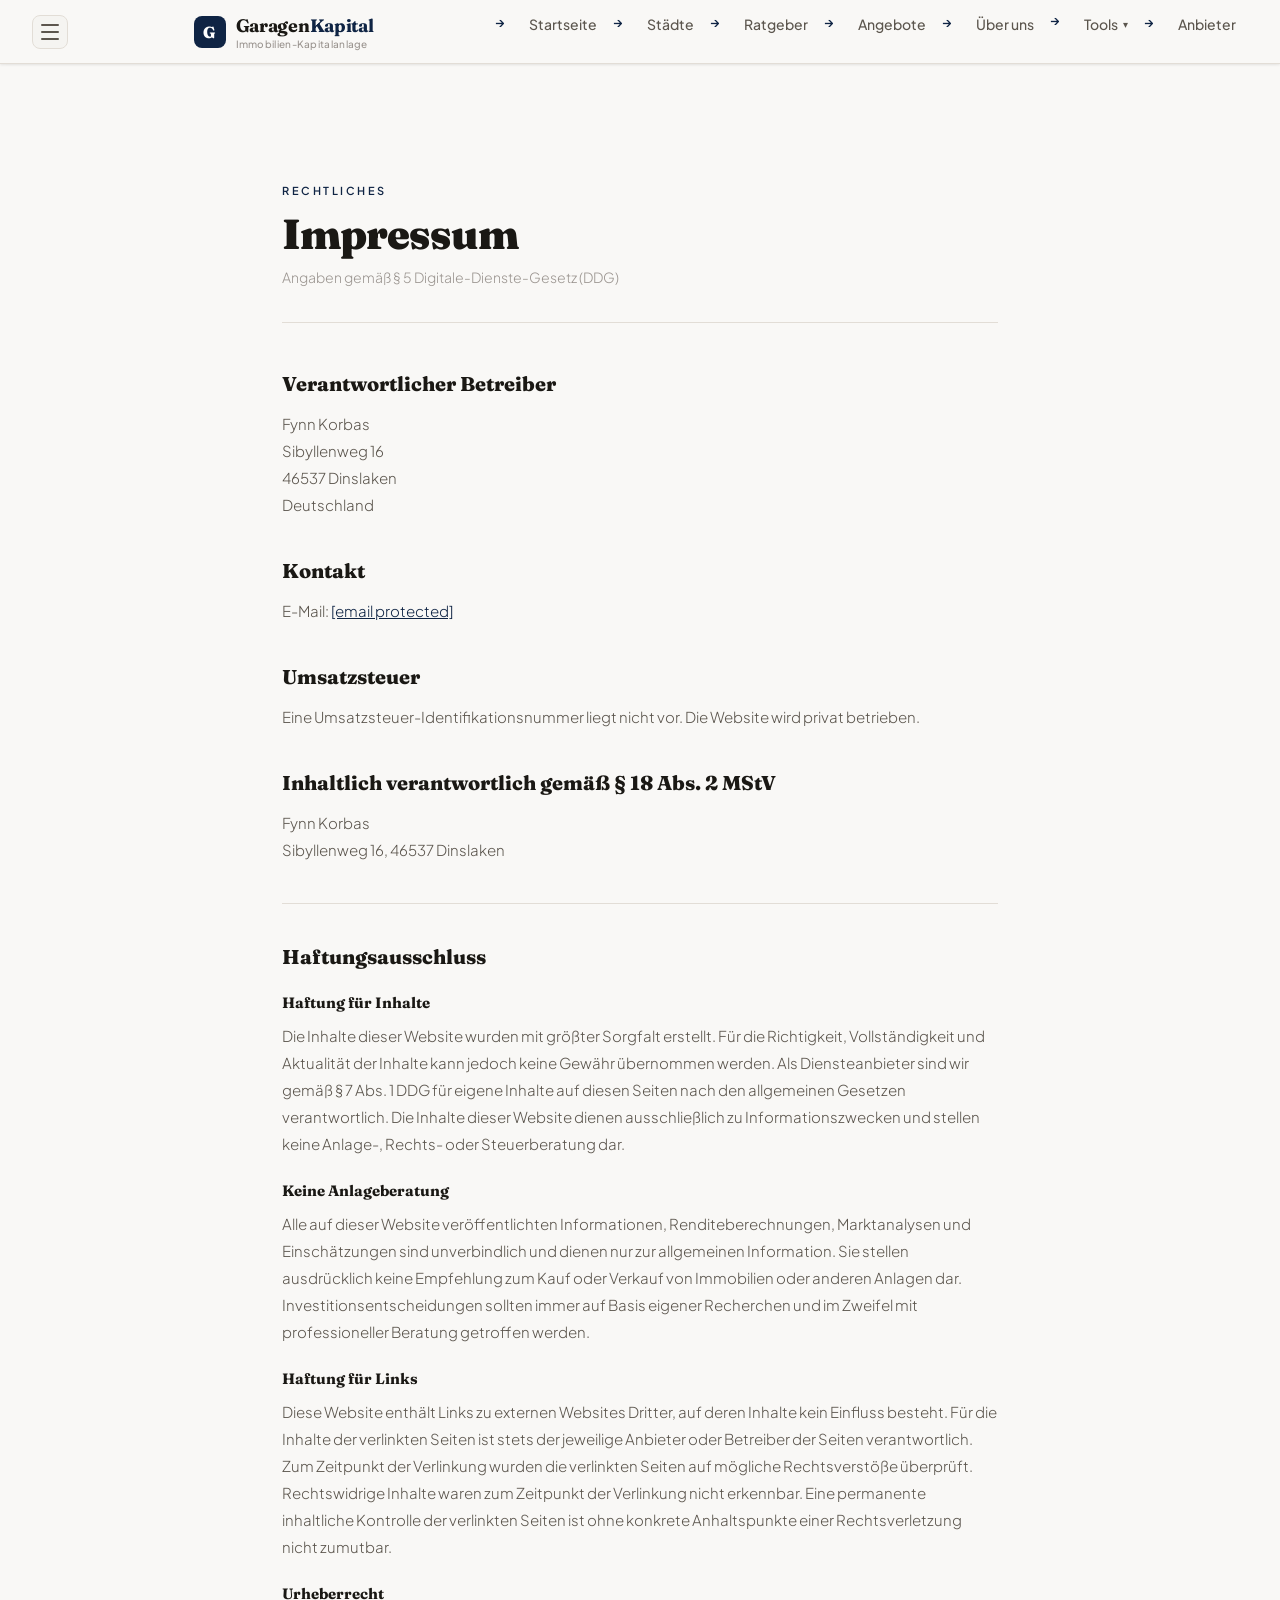
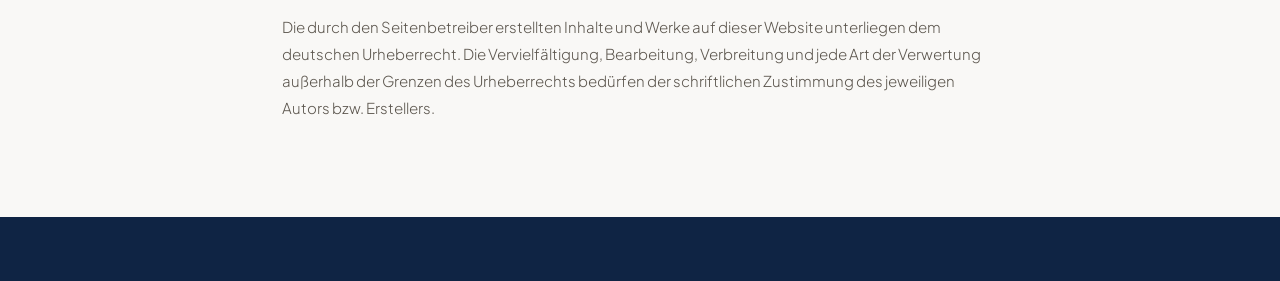
<file: impressum.html>
<!DOCTYPE html>
<html lang="de">
<head>

<meta charset="UTF-8">
<meta name="description" content="Impressum und Anbieterkennzeichnung von GarageInvest.">
<meta name="robots" content="index, follow">
<meta name="author" content="GaragenKapital">
<link rel="canonical" href="https://garagenkapital.de/impressum.html">
<!-- Open Graph -->
<meta property="og:type" content="website">
<meta property="og:url" content="https://garagenkapital.de/impressum.html">
<meta property="og:title" content="Impressum | GaragenKapital">
<meta property="og:description" content="Impressum und Anbieterkennzeichnung von GarageInvest.">
<meta property="og:site_name" content="GaragenKapital">
<meta property="og:locale" content="de_DE">
<!-- Twitter Card -->
<meta name="twitter:card" content="summary">
<meta name="twitter:title" content="Impressum | GaragenKapital">
<meta name="twitter:description" content="Impressum und Anbieterkennzeichnung von GarageInvest.">
<meta name="viewport" content="width=device-width, initial-scale=1.0">
<title>Impressum | GaragenKapital</title>
<link href="https://fonts.googleapis.com/css2?family=Fraunces:ital,opsz,wght@0,9..144,400;0,9..144,700;0,9..144,900;1,9..144,400;1,9..144,700&family=Plus+Jakarta+Sans:wght@300;400;500;600;700&display=swap" rel="stylesheet">
<style>
*, *::before, *::after { box-sizing: border-box; margin: 0; padding: 0; }
:root {
  --bg: #f9f8f6;
  --bg2: #f0eeea;
  --surface: #ffffff;
  --surface2: #f5f4f1;
  --border: #e2ddd6;
  --border2: #ccc8bf;
  --navy: #0f2444;
  --navy-dim: #1a3a6e;
  --navy-faint: rgba(15,36,68,0.06);
  --navy-mid: rgba(15,36,68,0.12);
  --accent: #16a34a;
  --accent-dim: #15803d;
  --accent-faint: rgba(22,163,74,0.08);
  --amber: #d97706;
  --red: #dc2626;
  --text: #1a1814;
  --text-muted: #5c564e;
  --text-dim: #9b9590;
  --gold: #0f2444;
  --gold-dim: #1a3a6e;
  --gold-faint: rgba(15,36,68,0.06);
  --green: #16a34a;
  --radius: 12px;
  --shadow-sm: 0 1px 3px rgba(0,0,0,0.06), 0 1px 2px rgba(0,0,0,0.04);
  --shadow: 0 4px 16px rgba(0,0,0,0.08), 0 2px 4px rgba(0,0,0,0.04);
  --shadow-lg: 0 12px 40px rgba(0,0,0,0.12), 0 4px 12px rgba(0,0,0,0.06);
}
html { scroll-behavior: smooth; }
body { background: var(--bg); color: var(--text); font-family: "Plus Jakarta Sans", sans-serif; overflow-x: hidden; }
body::after { content: ""; position: fixed; inset: 0; background-image: url("data:image/svg+xml,%3Csvg viewBox='0 0 256 256' xmlns='http://www.w3.org/2000/svg'%3E%3Cfilter id='n'%3E%3CfeTurbulence type='fractalNoise' baseFrequency='0.9' numOctaves='4' stitchTiles='stitch'/%3E%3C/filter%3E%3Crect width='100%25' height='100%25' filter='url(%23n)' opacity='0.04'/%3E%3C/svg%3E"); pointer-events: none; z-index: 9999; opacity: 0.35; }
nav { position: fixed; top: 0; left: 0; right: 0; z-index: 100; padding: 0 48px; height: 64px; display: flex; align-items: center; justify-content: space-between; background: rgba(15,14,12,0.9); backdrop-filter: blur(16px); border-bottom: 1px solid rgba(46,44,40,0.5); }
.nav-logo { display: flex; align-items: center; gap: 10px; text-decoration: none; }
.nav-logo-icon { width: 30px; height: 30px; background: var(--gold); border-radius: 6px; display: flex; align-items: center; justify-content: center; font-size: 15px; font-weight: 900; color: var(--bg); font-family: "Fraunces", serif; }
.nav-logo-text { font-family: "Fraunces", serif; font-size: 18px; font-weight: 700; color: var(--text); }
.nav-logo-text span { color: var(--gold); }
.nav-links { display: flex; align-items: center; gap: 24px; list-style: none; }
.nav-links a { color: var(--text-muted); text-decoration: none; font-size: 14px; font-weight: 500; transition: color 0.2s; }
.nav-links a:hover { color: var(--text); }
.nav-cta { background: var(--gold) !important; color: var(--bg) !important; padding: 8px 18px; border-radius: 8px; font-weight: 600 !important; }
@media (max-width: 680px) { nav { padding: 0 20px; } .nav-links { display: none; } }
.container { max-width: 780px; margin: 0 auto; padding: 80px 32px; position: relative; z-index: 1; }
@media (max-width: 680px) { .container { padding: 80px 20px; } }
.page-tag { font-size: 11px; font-weight: 600; letter-spacing: 2.5px; text-transform: uppercase; color: var(--gold); margin-bottom: 14px; margin-top: 40px; }
h1 { font-family: "Fraunces", serif; font-size: clamp(28px, 4vw, 42px); font-weight: 900; letter-spacing: -1px; line-height: 1.1; margin-bottom: 8px; }
.subtitle { font-size: 14px; color: var(--text-dim); margin-bottom: 48px; padding-bottom: 32px; border-bottom: 1px solid var(--border); }
h2 { font-family: "Fraunces", serif; font-size: 20px; font-weight: 800; margin: 40px 0 14px; color: var(--text); }
h3 { font-size: 15px; font-weight: 700; margin: 24px 0 10px; color: var(--text); }
p { font-size: 15px; color: var(--text-muted); line-height: 1.8; font-weight: 300; margin-bottom: 16px; }
a { color: var(--gold); }
ul { margin: 0 0 16px; padding-left: 0; list-style: none; }
ul li { font-size: 15px; color: var(--text-muted); line-height: 1.7; padding: 5px 0 5px 22px; position: relative; font-weight: 300; }
ul li::before { content: "→"; position: absolute; left: 0; color: var(--gold); font-weight: 600; font-size: 13px; }
.placeholder { background: rgba(201,168,76,0.12); border: 1px dashed var(--gold-dim); border-radius: 6px; padding: 3px 8px; color: var(--gold); font-size: 13px; font-weight: 600; display: inline-block; }
.todo-box { background: rgba(201,168,76,0.06); border: 1px solid var(--gold-dim); border-radius: 10px; padding: 16px 20px; margin: 24px 0; font-size: 13px; color: var(--text-muted); line-height: 1.6; }
.todo-box strong { color: var(--gold); }
.section-divider { border: none; border-top: 1px solid var(--border); margin: 40px 0; }
footer { border-top: 1px solid var(--border); padding: 32px 0; margin-top: 0; }
.footer-inner { max-width: 780px; margin: 0 auto; padding: 0 32px; display: flex; justify-content: space-between; align-items: center; flex-wrap: wrap; gap: 16px; }
.footer-copy { font-size: 12px; color: var(--text-dim); }
.footer-links { display: flex; gap: 20px; list-style: none; }
.footer-links a { font-size: 12px; color: var(--text-dim); text-decoration: none; }

/* ── SIDEBAR ───────────────────────────────────────────── */










.sidebar-close:hover { color: #f0ece4; border-color: #5a5750; }










.sidebar-cta:hover { opacity: 0.88; }
/* Hamburger Button */





html { scroll-behavior: smooth; }
body { background: var(--bg); color: var(--text); font-family: "Plus Jakarta Sans", sans-serif; overflow-x: hidden; }
body::after { display: none; }

/* ── NAV ── */
nav { position: fixed; top: 0; left: 0; right: 0; z-index: 100; padding: 0 32px; height: 64px; display: flex; align-items: center; justify-content: space-between; background: rgba(249,248,246,0.92); backdrop-filter: blur(20px); border-bottom: 1px solid var(--border); box-shadow: var(--shadow-sm); }
.nav-logo { display: flex; align-items: center; gap: 10px; text-decoration: none; }
.nav-logo-icon { width: 32px; height: 32px; background: var(--navy); border-radius: 8px; display: flex; align-items: center; justify-content: center; font-size: 16px; font-weight: 900; color: #fff; font-family: "Fraunces", serif; }
.nav-logo-text { font-family: "Fraunces", serif; font-size: 18px; font-weight: 700; color: var(--text); letter-spacing: -0.3px; }
.nav-logo-text span { color: var(--navy); }
.nav-links { display: flex; align-items: center; gap: 4px; list-style: none; }
.nav-links a { color: var(--text-muted); text-decoration: none; font-size: 14px; font-weight: 500; padding: 6px 12px; border-radius: 8px; transition: color 0.2s, background 0.2s; }
.nav-links a:hover { color: var(--text); background: var(--navy-faint); }
.nav-cta { background: var(--navy) !important; color: #fff !important; padding: 8px 16px !important; border-radius: 8px; font-weight: 600 !important; }
.nav-cta:hover { background: var(--navy-dim) !important; }
@media (max-width: 680px) { nav { padding: 0 16px; } .nav-links { display: none; } }

/* ── HAMBURGER ── */





/* ── SIDEBAR ── */










.sidebar-close:hover { background: var(--navy-faint); color: var(--navy); border-color: var(--navy); }










.sidebar-cta:hover { background: var(--navy-dim); }

/* ── TYPOGRAPHY ── */
.playfair, h1, h2, h3, .article-title, .page-title, .section-title, .cta-title { font-family: "Fraunces", serif !important; }

/* ── CARDS & PANELS ── */
.kpi-card, .panel, .info-box, .warn-box, .green-box, .article-cta, .related-card, .city-card, .article-card, .step-block, .highlight-box, .score-box, .data-box {
  background: var(--surface);
  border-color: var(--border);
  box-shadow: var(--shadow-sm);
}
.kpi-card:hover, .related-card:hover, .city-card:hover, .article-card:hover { box-shadow: var(--shadow); }

/* ── INFO BOXES ── */
.info-box { border-left-color: var(--navy) !important; }
.info-box-title { color: var(--navy) !important; }
.warn-box { background: #fef2f2 !important; border-left-color: var(--red) !important; border-color: #fecaca !important; }
.warn-box-title { color: var(--red) !important; }
.green-box { background: #f0fdf4 !important; border-color: #bbf7d0 !important; border-left-color: var(--accent) !important; }
.green-box-title { color: var(--accent-dim) !important; }
.highlight-box { background: var(--navy-faint) !important; border-color: var(--navy-mid) !important; }
.highlight-box strong { color: var(--navy) !important; }

/* ── BUTTONS ── */
.btn-p, .btn-primary { background: var(--navy) !important; color: #fff !important; border: none !important; }
.btn-p:hover, .btn-primary:hover { background: var(--navy-dim) !important; opacity: 1 !important; }
.btn-g, .btn-secondary { border-color: var(--border2) !important; color: var(--text-muted) !important; }
.btn-g:hover, .btn-secondary:hover { border-color: var(--navy) !important; color: var(--navy) !important; background: var(--navy-faint) !important; }

/* ── SCORES & BADGES ── */
.score-box { border-color: var(--navy-mid) !important; background: var(--navy-faint) !important; }
.score-value { color: var(--navy) !important; }
.kpi-value { color: var(--navy) !important; }
.article-tag, .page-tag, .panel-title, .section-label, .related-tag, .article-card-tag { color: var(--navy) !important; }

/* ── TABLES ── */
.data-table th { background: var(--surface2) !important; color: var(--text-dim) !important; border-bottom-color: var(--border2) !important; }
.data-table tr:hover td { background: var(--navy-faint) !important; }

/* ── ARTICLE CTA ── */
.article-cta { background: var(--navy-faint) !important; border-color: var(--navy-mid) !important; }
.article-cta::before { background: linear-gradient(90deg, transparent, var(--navy), transparent) !important; }

/* ── NEWSLETTER ── */
.newsletter-box { background: var(--navy) !important; border-color: var(--navy-dim) !important; color: #fff !important; }
.newsletter-box::before { background: linear-gradient(90deg, transparent, rgba(255,255,255,0.2), transparent) !important; }
.newsletter-title { color: #fff !important; }
.newsletter-desc { color: rgba(255,255,255,0.75) !important; }
.newsletter-input { background: rgba(255,255,255,0.1) !important; border-color: rgba(255,255,255,0.2) !important; color: #fff !important; }
.newsletter-input::placeholder { color: rgba(255,255,255,0.4) !important; }
.newsletter-input:focus { border-color: rgba(255,255,255,0.5) !important; }
.newsletter-btn { background: #fff !important; color: var(--navy) !important; }
.newsletter-fine { color: rgba(255,255,255,0.4) !important; }

/* ── PORTAL BUTTONS ── */
.portal-btn { background: var(--surface) !important; border-color: var(--border) !important; box-shadow: var(--shadow-sm); }
.portal-btn:hover { border-color: var(--navy) !important; box-shadow: var(--shadow) !important; }

/* ── MISC ── */
.todo-box { background: #fffbeb !important; border-color: #fde68a !important; }
.todo-box strong { color: var(--amber) !important; }
.placeholder { background: #fffbeb !important; border-color: #fde68a !important; color: var(--amber) !important; }
.breadcrumb a:hover { color: var(--navy) !important; }
.faq-q::after { color: var(--navy) !important; }
.article-body a { color: var(--navy) !important; }
.article-body ul li::before, .article-body ol li::before { color: var(--navy) !important; }
.info-list li { border-bottom-color: var(--border) !important; }

/* ── FOOTER ── */
footer { background: var(--navy) !important; border-top: none !important; }
.footer-copy { color: rgba(255,255,255,0.5) !important; }
.footer-links a { color: rgba(255,255,255,0.5) !important; }
.footer-links a:hover { color: #fff !important; }
.nav-logo-icon[style*="26px"] { background: rgba(255,255,255,0.15) !important; color: #fff !important; }

/* ── ANIMATIONS ── */
@keyframes fadeUp { from { opacity: 0; transform: translateY(16px); } to { opacity: 1; transform: none; } }
.animate { opacity: 0; animation: fadeUp 0.5s ease forwards; }
.d1 { animation-delay: 0.05s; } .d2 { animation-delay: 0.15s; } .d3 { animation-delay: 0.25s; }

/* ── GOLD VARS REMAPPED ── */
a[style*="color:var(--gold)"] { color: var(--navy) !important; }
/* NEW_BASE_INJECTED */

/* ── ACTIVE NAV + DROPDOWN ── */
.nav-links a.nav-active { color: var(--navy) !important; background: var(--navy-faint) !important; font-weight: 600 !important; }
.nav-dropdown { position: relative; }
.nav-dropdown-toggle { display: flex; align-items: center; gap: 5px; color: var(--text-muted); text-decoration: none; font-size: 14px; font-weight: 500; padding: 6px 12px; border-radius: 8px; transition: color 0.2s, background 0.2s; cursor: pointer; border: none; background: none; font-family: inherit; }
.nav-dropdown-toggle:hover, .nav-dropdown-toggle.nav-active { color: var(--navy); background: var(--navy-faint); }
.nav-dropdown-toggle.nav-active { font-weight: 600; }
.nav-dropdown-arrow { font-size: 10px; transition: transform 0.2s; }
.nav-dropdown:hover .nav-dropdown-arrow { transform: rotate(180deg); }
.nav-dropdown-menu { display: none; position: absolute; top: calc(100% + 8px); left: 50%; transform: translateX(-50%); background: var(--surface); border: 1px solid var(--border); border-radius: 12px; padding: 8px; min-width: 220px; box-shadow: 0 8px 24px rgba(0,0,0,0.1); z-index: 999; }
.nav-dropdown:hover .nav-dropdown-menu { display: block; }
.nav-dropdown-item { display: flex; align-items: center; gap: 10px; padding: 10px 12px; text-decoration: none; color: var(--text-muted); font-size: 13.5px; font-weight: 500; border-radius: 8px; transition: all 0.15s; }
.nav-dropdown-item:hover { color: var(--navy); background: var(--navy-faint); }
.nav-dropdown-item.nav-active { color: var(--navy); background: var(--navy-faint); font-weight: 600; }
.nav-dropdown-item-icon { font-size: 16px; }
.nav-dropdown-item-text { display: flex; flex-direction: column; }
.nav-dropdown-item-label { font-size: 13px; font-weight: 600; color: inherit; }
.nav-dropdown-item-sub { font-size: 11px; color: var(--text-dim); margin-top: 1px; }








</style>

<link rel="icon" type="image/svg+xml" href="/favicon.svg">
<link rel="alternate icon" href="/favicon.svg">
<meta name="theme-color" content="#0f2444">
</head>
<body>

</div>

</div>
<nav>
  <button onclick="sbOpen()" style="display:flex;flex-direction:column;gap:5px;cursor:pointer;padding:8px;background:#f5f4f1;border:1px solid #e2ddd6;border-radius:8px;margin-right:4px" aria-label="Menü">
  <span style="display:block;width:18px;height:2px;background:#5c564e;border-radius:2px"></span>
  <span style="display:block;width:18px;height:2px;background:#5c564e;border-radius:2px"></span>
  <span style="display:block;width:18px;height:2px;background:#5c564e;border-radius:2px"></span>
</button>
  <a href="index.html" class="nav-logo">
      <div class="nav-logo-icon">G</div>
      <div>
        <div class="nav-logo-text">Garagen<span>Kapital</span></div>
        <div style="font-size:10px;color:var(--text-dim);font-weight:500;letter-spacing:0.3px;margin-top:1px">Immobilien-Kapitalanlage</div>
      </div>
    </a>
  </div>
  <ul class="nav-links">
    <li><a href="index.html">Startseite</a></li>
    <li><a href="nrw.html">Städte</a></li>
    <li><a href="ratgeber.html">Ratgeber</a></li>
    <li><a href="angebote.html">Angebote</a></li>
    <li><a href="ueber-uns.html">Über uns</a></li>
    <li class="nav-dropdown">
      <button class="nav-dropdown-toggle">Tools <span class="nav-dropdown-arrow">▾</span></button>
      <div class="nav-dropdown-menu">
        <a href="garagen-renditerechner.html" class="nav-dropdown-item">
          <span class="nav-dropdown-item-icon">🧮</span>
          <span class="nav-dropdown-item-text">
            <span class="nav-dropdown-item-label">Renditerechner</span>
            <span class="nav-dropdown-item-sub">Lohnt sich das Objekt?</span>
          </span>
        </a>
        <a href="finanzierungsrechner.html" class="nav-dropdown-item">
          <span class="nav-dropdown-item-icon">💳</span>
          <span class="nav-dropdown-item-text">
            <span class="nav-dropdown-item-label">Finanzierungsrechner</span>
            <span class="nav-dropdown-item-sub">Lohnt sich ein Kredit?</span>
          </span>
        </a>
      </div>
    </li>
    <li><a href="anbieter-vergleich.html">Anbieter</a></li>
  </ul>
</nav>
<div style="height:64px"></div>

</div>


</div>
<div class="container">

  <div class="page-tag">Rechtliches</div>
  <h1>Impressum</h1>
  <p class="subtitle">Angaben gemäß § 5 Digitale-Dienste-Gesetz (DDG)</p>

  <h2>Verantwortlicher Betreiber</h2>
  <p>
    Fynn Korbas<br>
    Sibyllenweg 16<br>
    46537 Dinslaken<br>
    Deutschland
  </p>

  <h2>Kontakt</h2>
  <p>
    E-Mail: <a href="/cdn-cgi/l/email-protection#f79c989983969c83d99096859690929e9981928483b7909a969e9bd994989a"><span class="__cf_email__" data-cfemail="2c474342584d4758024b4d5e4d4b4945425a495f586c4b414d4540024f4341">[email&#160;protected]</span></a>
  </p>

  <h2>Umsatzsteuer</h2>
  <p>Eine Umsatzsteuer-Identifikationsnummer liegt nicht vor. Die Website wird privat betrieben.</p>

  <h2>Inhaltlich verantwortlich gemäß § 18 Abs. 2 MStV</h2>
  <p>
    Fynn Korbas<br>
    Sibyllenweg 16, 46537 Dinslaken
  </p>

  <hr class="section-divider">

  <h2>Haftungsausschluss</h2>

  <h3>Haftung für Inhalte</h3>
  <p>Die Inhalte dieser Website wurden mit größter Sorgfalt erstellt. Für die Richtigkeit, Vollständigkeit und Aktualität der Inhalte kann jedoch keine Gewähr übernommen werden. Als Diensteanbieter sind wir gemäß § 7 Abs. 1 DDG für eigene Inhalte auf diesen Seiten nach den allgemeinen Gesetzen verantwortlich. Die Inhalte dieser Website dienen ausschließlich zu Informationszwecken und stellen keine Anlage-, Rechts- oder Steuerberatung dar.</p>

  <h3>Keine Anlageberatung</h3>
  <p>Alle auf dieser Website veröffentlichten Informationen, Renditeberechnungen, Marktanalysen und Einschätzungen sind unverbindlich und dienen nur zur allgemeinen Information. Sie stellen ausdrücklich keine Empfehlung zum Kauf oder Verkauf von Immobilien oder anderen Anlagen dar. Investitionsentscheidungen sollten immer auf Basis eigener Recherchen und im Zweifel mit professioneller Beratung getroffen werden.</p>

  <h3>Haftung für Links</h3>
  <p>Diese Website enthält Links zu externen Websites Dritter, auf deren Inhalte kein Einfluss besteht. Für die Inhalte der verlinkten Seiten ist stets der jeweilige Anbieter oder Betreiber der Seiten verantwortlich. Zum Zeitpunkt der Verlinkung wurden die verlinkten Seiten auf mögliche Rechtsverstöße überprüft. Rechtswidrige Inhalte waren zum Zeitpunkt der Verlinkung nicht erkennbar. Eine permanente inhaltliche Kontrolle der verlinkten Seiten ist ohne konkrete Anhaltspunkte einer Rechtsverletzung nicht zumutbar.</p>

  <h3>Urheberrecht</h3>
  <p>Die durch den Seitenbetreiber erstellten Inhalte und Werke auf dieser Website unterliegen dem deutschen Urheberrecht. Die Vervielfältigung, Bearbeitung, Verbreitung und jede Art der Verwertung außerhalb der Grenzen des Urheberrechts bedürfen der schriftlichen Zustimmung des jeweiligen Autors bzw. Erstellers.</p>

</div>
<footer>
  <div class="footer-inner">
    <div style="display:f
</file>
